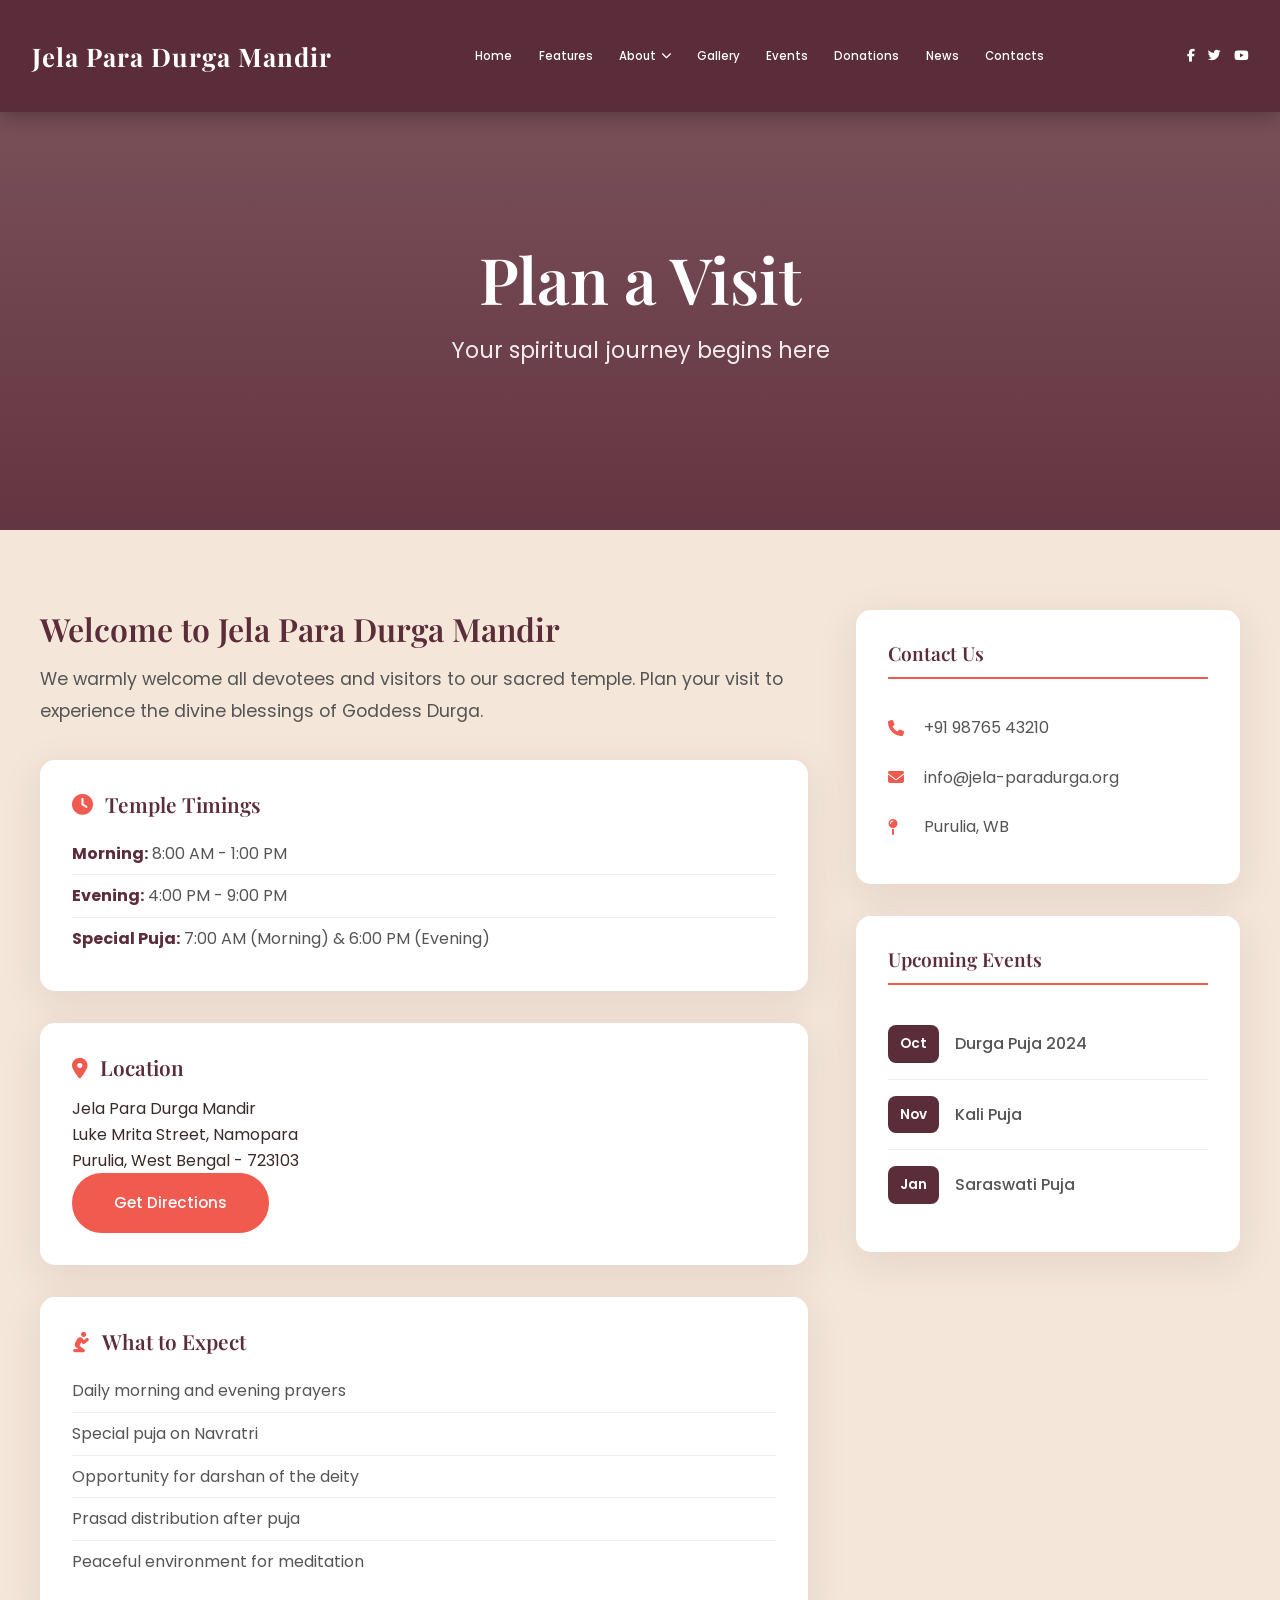
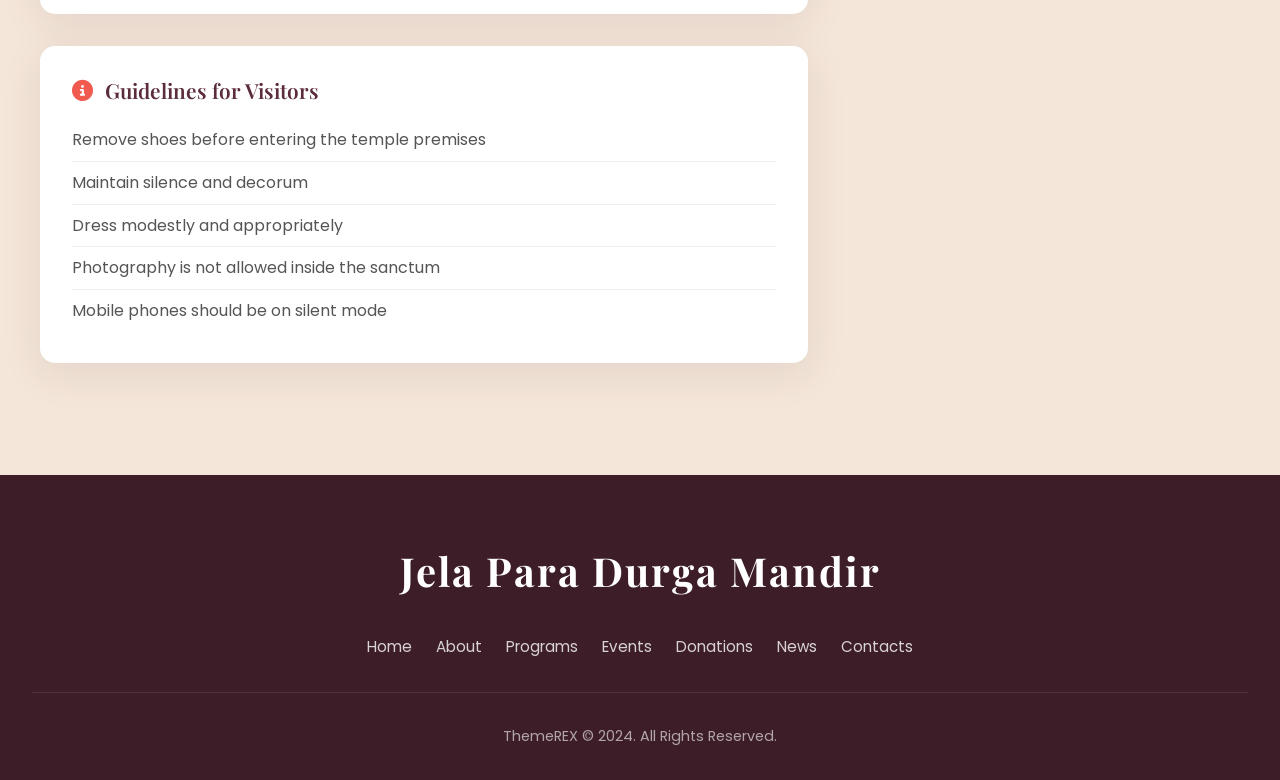
<file: plan-a-visit.html>
<!DOCTYPE html>
<html lang="en">
<head>
    <meta charset="UTF-8">
    <meta name="viewport" content="width=device-width, initial-scale=1.0">
    <title>Plan a Visit - Jela Para Durga Mandir</title>
    <link rel="preconnect" href="https://fonts.googleapis.com">
    <link rel="preconnect" href="https://fonts.gstatic.com" crossorigin>
    <link href="https://fonts.googleapis.com/css2?family=Playfair+Display:wght@400;500;600;700&family=Poppins:wght@300;400;500;600&display=swap" rel="stylesheet">
    <link rel="stylesheet" href="styles.css">
    <link rel="stylesheet" href="page-styles.css">
    <link rel="stylesheet" href="https://cdnjs.cloudflare.com/ajax/libs/font-awesome/6.4.0/css/all.min.css">
</head>
<body>
    <!-- Navigation -->
    <nav class="navbar" id="navbar">
        <div class="nav-container">
            <div class="nav-logo">Jela Para Durga Mandir</div>
            <ul class="nav-menu" id="nav-menu">
                <li><a href="index.html#home">Home</a></li>
                <li><a href="index.html#programs">Features</a></li>
                <li class="dropdown">
                    <a href="index.html#experience" class="dropbtn">About <i class="fas fa-chevron-down"></i></a>
                    <div class="dropdown-content">
                        <a href="plan-a-visit.html">Plan a Visit</a>
                        <a href="leaderships.html">Leaderships</a>
                        <a href="who-we-are.html">Who We Are</a>
                        <a href="programme.html">Programme</a>
                    </div>
                </li>
                <li><a href="index.html#gallery">Gallery</a></li>
                <li><a href="index.html#donation">Events</a></li>
                <li><a href="index.html#donation">Donations</a></li>
                <li><a href="index.html#blog">News</a></li>
                <li><a href="index.html#newsletter">Contacts</a></li>
            </ul>
            <div class="nav-social">
                <a href="#"><i class="fab fa-facebook-f"></i></a>
                <a href="#"><i class="fab fa-twitter"></i></a>
                <a href="#"><i class="fab fa-youtube"></i></a>
            </div>
            <div class="hamburger" id="hamburger">
                <span></span>
                <span></span>
                <span></span>
            </div>
        </div>
    </nav>

    <!-- Page Header -->
    <section class="page-header">
        <div class="page-header-overlay"></div>
        <div class="page-header-content">
            <h1>Plan a Visit</h1>
            <p>Your spiritual journey begins here</p>
        </div>
    </section>

    <!-- Main Content -->
    <section class="page-content">
        <div class="container">
            <div class="content-grid">
                <div class="content-main">
                    <h2>Welcome to Jela Para Durga Mandir</h2>
                    <p>We warmly welcome all devotees and visitors to our sacred temple. Plan your visit to experience the divine blessings of Goddess Durga.</p>
                    
                    <div class="info-card">
                        <h3><i class="fas fa-clock"></i> Temple Timings</h3>
                        <ul>
                            <li><strong>Morning:</strong> 8:00 AM - 1:00 PM</li>
                            <li><strong>Evening:</strong> 4:00 PM - 9:00 PM</li>
                            <li><strong>Special Puja:</strong> 7:00 AM (Morning) & 6:00 PM (Evening)</li>
                        </ul>
                    </div>

                    <div class="info-card">
                        <h3><i class="fas fa-map-marker-alt"></i> Location</h3>
                        <p>Jela Para Durga Mandir<br>
                        Luke Mrita Street, Namopara<br>
                        Purulia, West Bengal - 723103</p>
                        <a href="#" class="btn btn-primary">Get Directions</a>
                    </div>

                    <div class="info-card">
                        <h3><i class="fas fa-pray"></i> What to Expect</h3>
                        <ul>
                            <li>Daily morning and evening prayers</li>
                            <li>Special puja on Navratri</li>
                            <li>Opportunity for darshan of the deity</li>
                            <li> Prasad distribution after puja</li>
                            <li>Peaceful environment for meditation</li>
                        </ul>
                    </div>

                    <div class="info-card">
                        <h3><i class="fas fa-info-circle"></i> Guidelines for Visitors</h3>
                        <ul>
                            <li>Remove shoes before entering the temple premises</li>
                            <li>Maintain silence and decorum</li>
                            <li>Dress modestly and appropriately</li>
                            <li>Photography is not allowed inside the sanctum</li>
                            <li>Mobile phones should be on silent mode</li>
                        </ul>
                    </div>
                </div>

                <div class="content-sidebar">
                    <div class="sidebar-widget">
                        <h3>Contact Us</h3>
                        <ul class="contact-list">
                            <li><i class="fas fa-phone"></i> +91 98765 43210</li>
                            <li><i class="fas fa-envelope"></i> info@jela-paradurga.org</li>
                            <li><i class="fas fa-map-pin"></i> Purulia, WB</li>
                        </ul>
                    </div>

                    <div class="sidebar-widget">
                        <h3>Upcoming Events</h3>
                        <ul class="events-list">
                            <li>
                                <span class="event-date">Oct</span>
                                <span class="event-name">Durga Puja 2024</span>
                            </li>
                            <li>
                                <span class="event-date">Nov</span>
                                <span class="event-name">Kali Puja</span>
                            </li>
                            <li>
                                <span class="event-date">Jan</span>
                                <span class="event-name">Saraswati Puja</span>
                            </li>
                        </ul>
                    </div>
                </div>
            </div>
        </div>
    </section>

    <!-- Footer -->
    <footer class="footer">
        <div class="footer-logo">Jela Para Durga Mandir</div>
        <nav class="footer-nav">
            <a href="index.html#home">Home</a>
            <a href="index.html#experience">About</a>
            <a href="index.html#programs">Programs</a>
            <a href="index.html#donation">Events</a>
            <a href="index.html#donation">Donations</a>
            <a href="index.html#blog">News</a>
            <a href="index.html#newsletter">Contacts</a>
        </nav>
        <div class="footer-copyright">
            ThemeREX © 2024. All Rights Reserved.
        </div>
    </footer>

    <script src="script.js"></script>
</body>
</html>
</file>
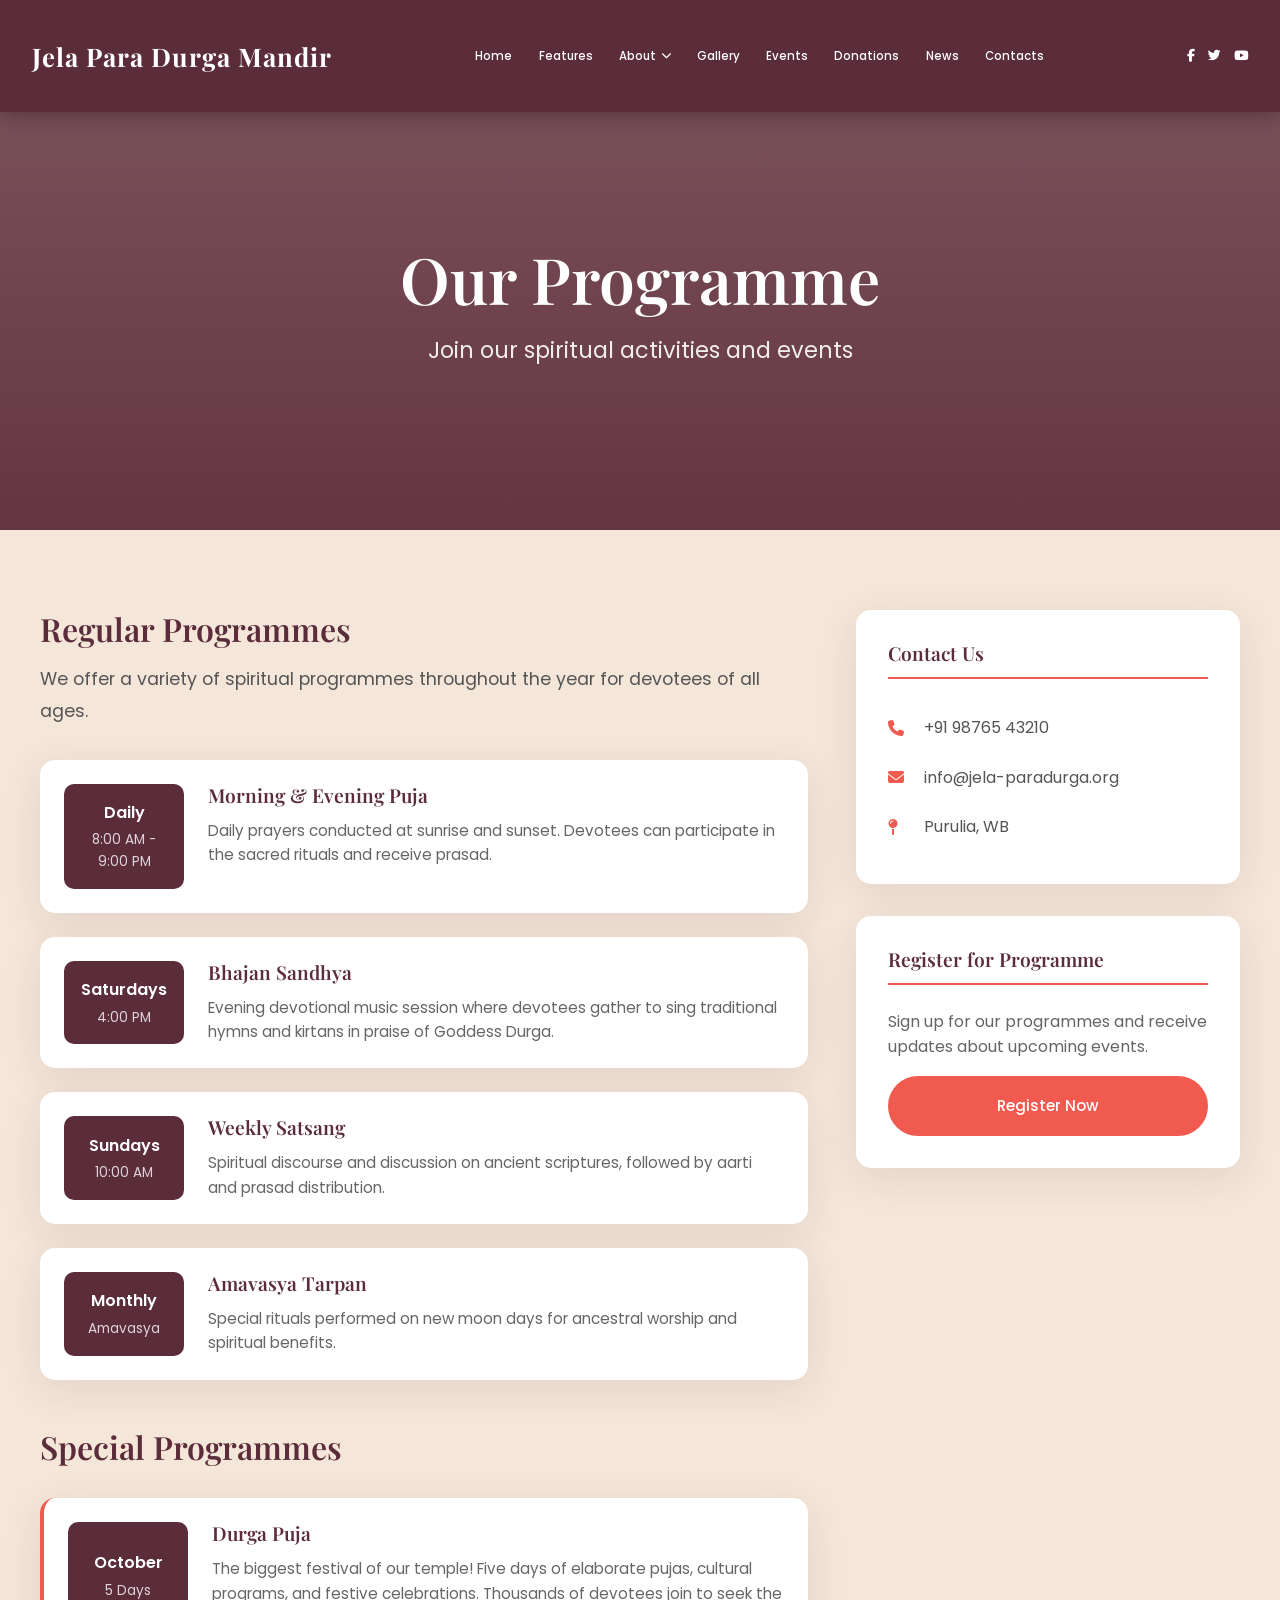
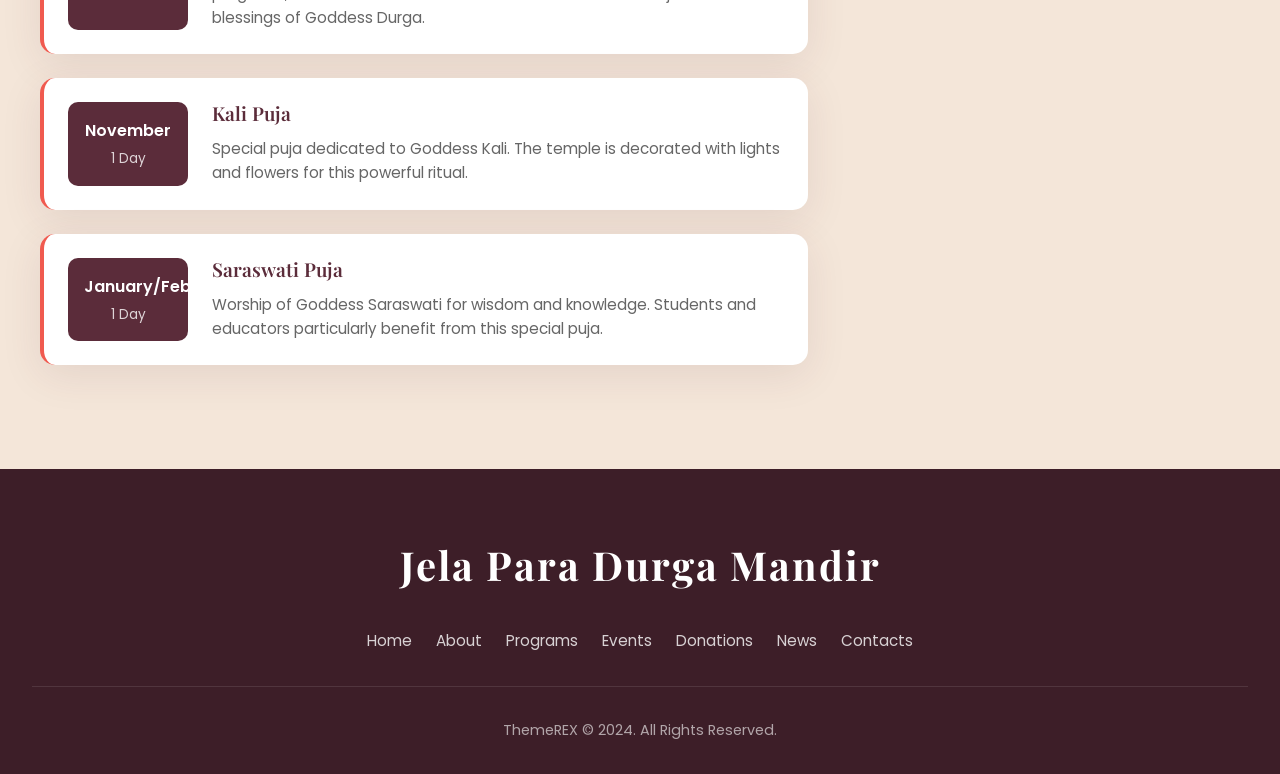
<file: programme.html>
<!DOCTYPE html>
<html lang="en">
<head>
    <meta charset="UTF-8">
    <meta name="viewport" content="width=device-width, initial-scale=1.0">
    <title>Programme - Jela Para Durga Mandir</title>
    <link rel="preconnect" href="https://fonts.googleapis.com">
    <link rel="preconnect" href="https://fonts.gstatic.com" crossorigin>
    <link href="https://fonts.googleapis.com/css2?family=Playfair+Display:wght@400;500;600;700&family=Poppins:wght@300;400;500;600&display=swap" rel="stylesheet">
    <link rel="stylesheet" href="styles.css">
    <link rel="stylesheet" href="page-styles.css">
    <link rel="stylesheet" href="https://cdnjs.cloudflare.com/ajax/libs/font-awesome/6.4.0/css/all.min.css">
</head>
<body>
    <!-- Navigation -->
    <nav class="navbar" id="navbar">
        <div class="nav-container">
            <div class="nav-logo">Jela Para Durga Mandir</div>
            <ul class="nav-menu" id="nav-menu">
                <li><a href="index.html#home">Home</a></li>
                <li><a href="index.html#programs">Features</a></li>
                <li class="dropdown">
                    <a href="index.html#experience" class="dropbtn">About <i class="fas fa-chevron-down"></i></a>
                    <div class="dropdown-content">
                        <a href="plan-a-visit.html">Plan a Visit</a>
                        <a href="leaderships.html">Leaderships</a>
                        <a href="who-we-are.html">Who We Are</a>
                        <a href="programme.html">Programme</a>
                    </div>
                </li>
                <li><a href="index.html#gallery">Gallery</a></li>
                <li><a href="index.html#donation">Events</a></li>
                <li><a href="index.html#donation">Donations</a></li>
                <li><a href="index.html#blog">News</a></li>
                <li><a href="index.html#newsletter">Contacts</a></li>
            </ul>
            <div class="nav-social">
                <a href="#"><i class="fab fa-facebook-f"></i></a>
                <a href="#"><i class="fab fa-twitter"></i></a>
                <a href="#"><i class="fab fa-youtube"></i></a>
            </div>
            <div class="hamburger" id="hamburger">
                <span></span>
                <span></span>
                <span></span>
            </div>
        </div>
    </nav>

    <!-- Page Header -->
    <section class="page-header">
        <div class="page-header-overlay"></div>
        <div class="page-header-content">
            <h1>Our Programme</h1>
            <p>Join our spiritual activities and events</p>
        </div>
    </section>

    <!-- Main Content -->
    <section class="page-content">
        <div class="container">
            <div class="content-grid">
                <div class="content-main">
                    <h2>Regular Programmes</h2>
                    <p>We offer a variety of spiritual programmes throughout the year for devotees of all ages.</p>
                    
                    <div class="program-list">
                        <div class="program-item">
                            <div class="program-time">
                                <span class="time-label">Daily</span>
                                <span class="time-detail">8:00 AM - 9:00 PM</span>
                            </div>
                            <div class="program-details">
                                <h3>Morning & Evening Puja</h3>
                                <p>Daily prayers conducted at sunrise and sunset. Devotees can participate in the sacred rituals and receive prasad.</p>
                            </div>
                        </div>

                        <div class="program-item">
                            <div class="program-time">
                                <span class="time-label">Saturdays</span>
                                <span class="time-detail">4:00 PM</span>
                            </div>
                            <div class="program-details">
                                <h3>Bhajan Sandhya</h3>
                                <p>Evening devotional music session where devotees gather to sing traditional hymns and kirtans in praise of Goddess Durga.</p>
                            </div>
                        </div>

                        <div class="program-item">
                            <div class="program-time">
                                <span class="time-label">Sundays</span>
                                <span class="time-detail">10:00 AM</span>
                            </div>
                            <div class="program-details">
                                <h3>Weekly Satsang</h3>
                                <p>Spiritual discourse and discussion on ancient scriptures, followed by aarti and prasad distribution.</p>
                            </div>
                        </div>

                        <div class="program-item">
                            <div class="program-time">
                                <span class="time-label">Monthly</span>
                                <span class="time-detail">Amavasya</span>
                            </div>
                            <div class="program-details">
                                <h3>Amavasya Tarpan</h3>
                                <p>Special rituals performed on new moon days for ancestral worship and spiritual benefits.</p>
                            </div>
                        </div>
                    </div>

                    <h2 style="margin-top: 3rem;">Special Programmes</h2>
                    
                    <div class="program-list">
                        <div class="program-item featured">
                            <div class="program-time">
                                <span class="time-label">October</span>
                                <span class="time-detail">5 Days</span>
                            </div>
                            <div class="program-details">
                                <h3>Durga Puja</h3>
                                <p>The biggest festival of our temple! Five days of elaborate pujas, cultural programs, and festive celebrations. Thousands of devotees join to seek the blessings of Goddess Durga.</p>
                            </div>
                        </div>

                        <div class="program-item featured">
                            <div class="program-time">
                                <span class="time-label">November</span>
                                <span class="time-detail">1 Day</span>
                            </div>
                            <div class="program-details">
                                <h3>Kali Puja</h3>
                                <p>Special puja dedicated to Goddess Kali. The temple is decorated with lights and flowers for this powerful ritual.</p>
                            </div>
                        </div>

                        <div class="program-item featured">
                            <div class="program-time">
                                <span class="time-label">January/Feb</span>
                                <span class="time-detail">1 Day</span>
                            </div>
                            <div class="program-details">
                                <h3>Saraswati Puja</h3>
                                <p>Worship of Goddess Saraswati for wisdom and knowledge. Students and educators particularly benefit from this special puja.</p>
                            </div>
                        </div>
                    </div>
                </div>

                <div class="content-sidebar">
                    <div class="sidebar-widget">
                        <h3>Contact Us</h3>
                        <ul class="contact-list">
                            <li><i class="fas fa-phone"></i> +91 98765 43210</li>
                            <li><i class="fas fa-envelope"></i> info@jela-paradurga.org</li>
                            <li><i class="fas fa-map-pin"></i> Purulia, WB</li>
                        </ul>
                    </div>

                    <div class="sidebar-widget">
                        <h3>Register for Programme</h3>
                        <p style="color: #666; margin-bottom: 1rem;">Sign up for our programmes and receive updates about upcoming events.</p>
                        <a href="index.html#newsletter" class="btn btn-primary" style="width: 100%; text-align: center;">Register Now</a>
                    </div>
                </div>
            </div>
        </div>
    </section>

    <!-- Footer -->
    <footer class="footer">
        <div class="footer-logo">Jela Para Durga Mandir</div>
        <nav class="footer-nav">
            <a href="index.html#home">Home</a>
            <a href="index.html#experience">About</a>
            <a href="index.html#programs">Programs</a>
            <a href="index.html#donation">Events</a>
            <a href="index.html#donation">Donations</a>
            <a href="index.html#blog">News</a>
            <a href="index.html#newsletter">Contacts</a>
        </nav>
        <div class="footer-copyright">
            ThemeREX © 2024. All Rights Reserved.
        </div>
    </footer>

    <script src="script.js"></script>
</body>
</html>
</file>
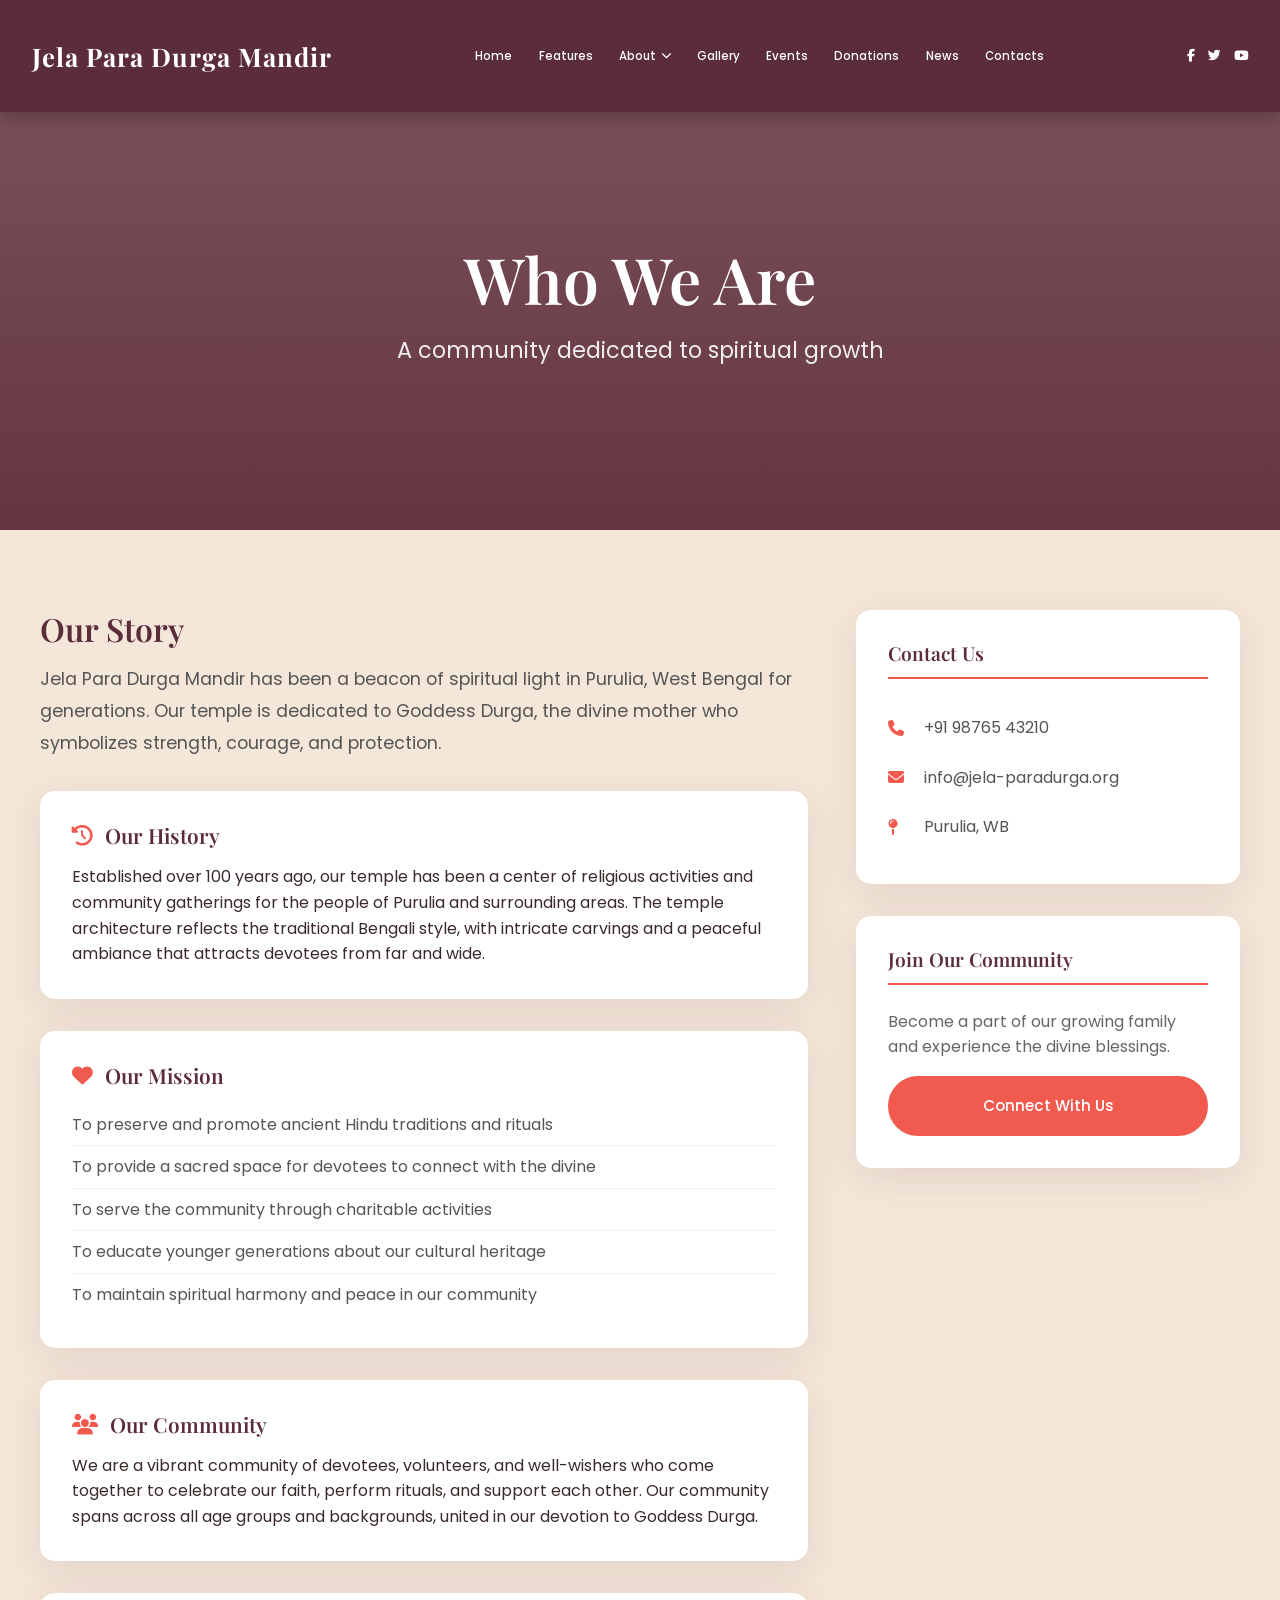
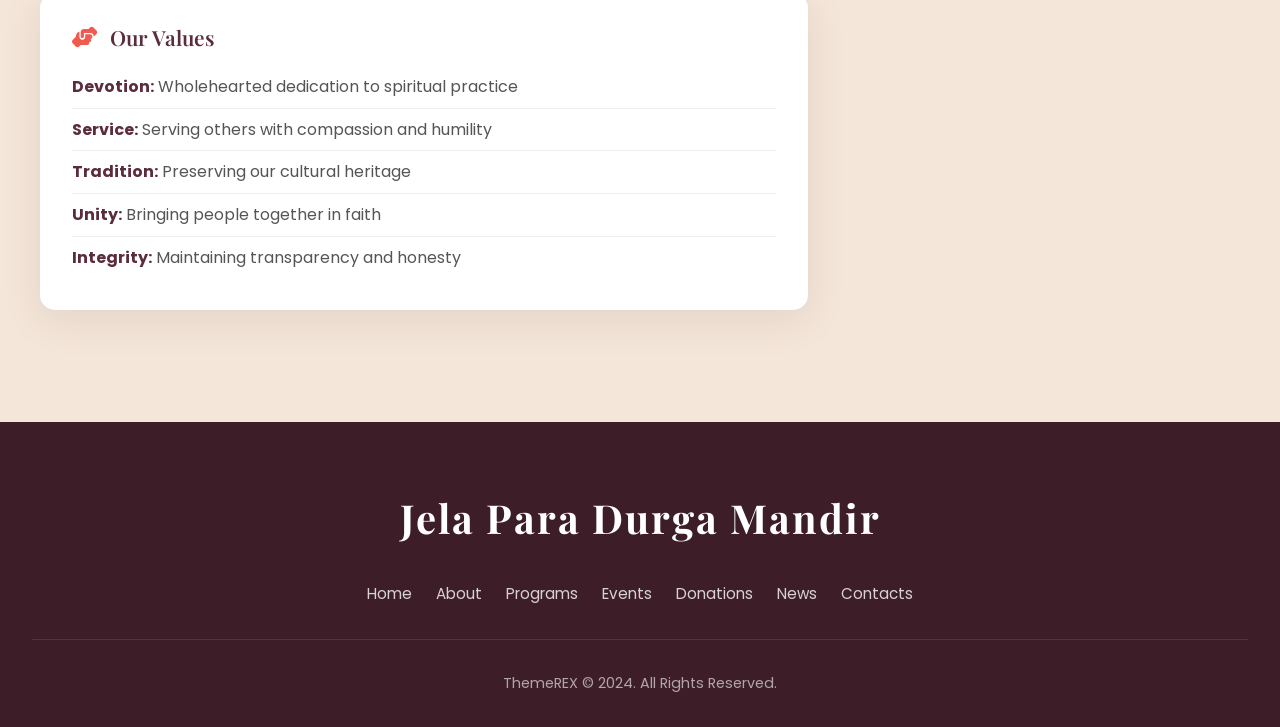
<file: who-we-are.html>
<!DOCTYPE html>
<html lang="en">
<head>
    <meta charset="UTF-8">
    <meta name="viewport" content="width=device-width, initial-scale=1.0">
    <title>Who We Are - Jela Para Durga Mandir</title>
    <link rel="preconnect" href="https://fonts.googleapis.com">
    <link rel="preconnect" href="https://fonts.gstatic.com" crossorigin>
    <link href="https://fonts.googleapis.com/css2?family=Playfair+Display:wght@400;500;600;700&family=Poppins:wght@300;400;500;600&display=swap" rel="stylesheet">
    <link rel="stylesheet" href="styles.css">
    <link rel="stylesheet" href="page-styles.css">
    <link rel="stylesheet" href="https://cdnjs.cloudflare.com/ajax/libs/font-awesome/6.4.0/css/all.min.css">
</head>
<body>
    <!-- Navigation -->
    <nav class="navbar" id="navbar">
        <div class="nav-container">
            <div class="nav-logo">Jela Para Durga Mandir</div>
            <ul class="nav-menu" id="nav-menu">
                <li><a href="index.html#home">Home</a></li>
                <li><a href="index.html#programs">Features</a></li>
                <li class="dropdown">
                    <a href="index.html#experience" class="dropbtn">About <i class="fas fa-chevron-down"></i></a>
                    <div class="dropdown-content">
                        <a href="plan-a-visit.html">Plan a Visit</a>
                        <a href="leaderships.html">Leaderships</a>
                        <a href="who-we-are.html">Who We Are</a>
                        <a href="programme.html">Programme</a>
                    </div>
                </li>
                <li><a href="index.html#gallery">Gallery</a></li>
                <li><a href="index.html#donation">Events</a></li>
                <li><a href="index.html#donation">Donations</a></li>
                <li><a href="index.html#blog">News</a></li>
                <li><a href="index.html#newsletter">Contacts</a></li>
            </ul>
            <div class="nav-social">
                <a href="#"><i class="fab fa-facebook-f"></i></a>
                <a href="#"><i class="fab fa-twitter"></i></a>
                <a href="#"><i class="fab fa-youtube"></i></a>
            </div>
            <div class="hamburger" id="hamburger">
                <span></span>
                <span></span>
                <span></span>
            </div>
        </div>
    </nav>

    <!-- Page Header -->
    <section class="page-header">
        <div class="page-header-overlay"></div>
        <div class="page-header-content">
            <h1>Who We Are</h1>
            <p>A community dedicated to spiritual growth</p>
        </div>
    </section>

    <!-- Main Content -->
    <section class="page-content">
        <div class="container">
            <div class="content-grid">
                <div class="content-main">
                    <h2>Our Story</h2>
                    <p>Jela Para Durga Mandir has been a beacon of spiritual light in Purulia, West Bengal for generations. Our temple is dedicated to Goddess Durga, the divine mother who symbolizes strength, courage, and protection.</p>
                    
                    <div class="info-card">
                        <h3><i class="fas fa-history"></i> Our History</h3>
                        <p>Established over 100 years ago, our temple has been a center of religious activities and community gatherings for the people of Purulia and surrounding areas. The temple architecture reflects the traditional Bengali style, with intricate carvings and a peaceful ambiance that attracts devotees from far and wide.</p>
                    </div>

                    <div class="info-card">
                        <h3><i class="fas fa-heart"></i> Our Mission</h3>
                        <ul>
                            <li>To preserve and promote ancient Hindu traditions and rituals</li>
                            <li>To provide a sacred space for devotees to connect with the divine</li>
                            <li>To serve the community through charitable activities</li>
                            <li>To educate younger generations about our cultural heritage</li>
                            <li>To maintain spiritual harmony and peace in our community</li>
                        </ul>
                    </div>

                    <div class="info-card">
                        <h3><i class="fas fa-users"></i> Our Community</h3>
                        <p>We are a vibrant community of devotees, volunteers, and well-wishers who come together to celebrate our faith, perform rituals, and support each other. Our community spans across all age groups and backgrounds, united in our devotion to Goddess Durga.</p>
                    </div>

                    <div class="info-card">
                        <h3><i class="fas fa-hands-helping"></i> Our Values</h3>
                        <ul>
                            <li><strong>Devotion:</strong> Wholehearted dedication to spiritual practice</li>
                            <li><strong>Service:</strong> Serving others with compassion and humility</li>
                            <li><strong>Tradition:</strong> Preserving our cultural heritage</li>
                            <li><strong>Unity:</strong> Bringing people together in faith</li>
                            <li><strong>Integrity:</strong> Maintaining transparency and honesty</li>
                        </ul>
                    </div>
                </div>

                <div class="content-sidebar">
                    <div class="sidebar-widget">
                        <h3>Contact Us</h3>
                        <ul class="contact-list">
                            <li><i class="fas fa-phone"></i> +91 98765 43210</li>
                            <li><i class="fas fa-envelope"></i> info@jela-paradurga.org</li>
                            <li><i class="fas fa-map-pin"></i> Purulia, WB</li>
                        </ul>
                    </div>

                    <div class="sidebar-widget">
                        <h3>Join Our Community</h3>
                        <p style="color: #666; margin-bottom: 1rem;">Become a part of our growing family and experience the divine blessings.</p>
                        <a href="#" class="btn btn-primary" style="width: 100%; text-align: center;">Connect With Us</a>
                    </div>
                </div>
            </div>
        </div>
    </section>

    <!-- Footer -->
    <footer class="footer">
        <div class="footer-logo">Jela Para Durga Mandir</div>
        <nav class="footer-nav">
            <a href="index.html#home">Home</a>
            <a href="index.html#experience">About</a>
            <a href="index.html#programs">Programs</a>
            <a href="index.html#donation">Events</a>
            <a href="index.html#donation">Donations</a>
            <a href="index.html#blog">News</a>
            <a href="index.html#newsletter">Contacts</a>
        </nav>
        <div class="footer-copyright">
            ThemeREX © 2024. All Rights Reserved.
        </div>
    </footer>

    <script src="script.js"></script>
</body>
</html>
</file>
<file: styles.css>
/* CSS Variables */
:root {
    --bg-beige: #F4E6D9;
    --deep-purple: #5B2C3A;
    --soft-purple: #7a3f50;
    --accent-orange: #F05A4F;
    --text-dark: #3A2A2A;
    --text-light: #ffffff;
    --gradient-overlay: linear-gradient(180deg, rgba(92,44,58,0.7), rgba(92,44,58,0.95));
    --shadow-soft: 0 10px 40px rgba(91, 44, 58, 0.1);
    --shadow-hover: 0 20px 60px rgba(91, 44, 58, 0.2);
    --transition: all 0.3s ease;
    --font-heading: 'Playfair Display', Georgia, serif;
    --font-body: 'Poppins', sans-serif;
}

/* Reset & Base */
*, *::before, *::after {
    margin: 0;
    padding: 0;
    box-sizing: border-box;
}

html {
    scroll-behavior: smooth;
}

body {
    font-family: var(--font-body);
    color: var(--text-dark);
    background-color: var(--bg-beige);
    line-height: 1.6;
    overflow-x: hidden;
}

a {
    text-decoration: none;
    color: inherit;
}

ul {
    list-style: none;
}

img {
    max-width: 100%;
    height: auto;
    display: block;
}

/* Typography */
h1, h2, h3 {
    font-family: var(--font-heading);
    font-weight: 600;
    line-height: 1.2;
}

.section-label {
    font-family: var(--font-body);
    font-size: 0.85rem;
    font-weight: 600;
    letter-spacing: 3px;
    text-transform: uppercase;
    color: var(--accent-orange);
    display: block;
    margin-bottom: 1rem;
}

.section-title {
    font-size: clamp(1.8rem, 4vw, 3rem);
    color: var(--deep-purple);
    margin-bottom: 3rem;
}

.section-header {
    text-align: center;
    margin-bottom: 4rem;
}

/* Buttons */
.btn {
    display: inline-block;
    padding: 1rem 2.5rem;
    font-family: var(--font-body);
    font-size: 0.95rem;
    font-weight: 500;
    border-radius: 50px;
    cursor: pointer;
    transition: var(--transition);
    border: 2px solid transparent;
}

.btn-primary {
    background: var(--accent-orange);
    color: var(--text-light);
    border-color: var(--accent-orange);
}

.btn-primary:hover {
    background: transparent;
    color: var(--accent-orange);
    transform: translateY(-3px);
}

.btn-outline {
    display: inline-block;
    background: transparent;
    color: var(--deep-purple);
    border: 2px solid var(--deep-purple);
    padding: 0.75rem 1.5rem;
    font-family: var(--font-body);
    font-size: 0.9rem;
    font-weight: 500;
    border-radius: 50px;
    cursor: pointer;
    transition: var(--transition);
    text-align: center;
}

.btn-outline:hover {
    background: var(--deep-purple);
    color: var(--text-light);
    transform: translateY(-3px);
}

.btn-outline-light {
    background: transparent;
    color: var(--text-light);
    border-color: var(--text-light);
    padding: 0.75rem 1.5rem;
    font-size: 0.85rem;
}

.btn-outline-light:hover {
    background: var(--text-light);
    color: var(--deep-purple);
}

.btn-donate {
    background: var(--accent-orange);
    color: var(--text-light);
    border: none;
    width: 100%;
    padding: 1.25rem;
    font-size: 1.1rem;
    font-weight: 600;
    margin-top: 1rem;
}

.btn-donate:hover {
    background: #d94a3f;
    transform: translateY(-3px);
}

/* Navbar */
.navbar {
    position: fixed;
    top: 0;
    left: 0;
    width: 100%;
    z-index: 1000;
    padding: 1.5rem 0;
    transition: all 0.3s ease;
    background: transparent;
}

.navbar.scrolled {
    background: var(--deep-purple);
    padding: 1rem 0;
    box-shadow: 0 4px 20px rgba(0, 0, 0, 0.3);
}

/* Inner pages always have scrolled navbar */
body:not(.home-page) .navbar {
    background: var(--deep-purple);
    padding: 1rem 0;
    box-shadow: 0 4px 20px rgba(0, 0, 0, 0.3);
}

.nav-container {
    max-width: 1400px;
    margin: 0 auto;
    padding: 0 2rem;
    display: flex;
    align-items: center;
    justify-content: space-between;
    position: relative;
    height: 80px;
}

.nav-logo {
    font-family: var(--font-heading);
    font-size: clamp(1rem, 2vw, 1.6rem);
    font-weight: 700;
    color: var(--text-light);
    letter-spacing: 1px;
    flex-shrink: 0;
    z-index: 10;
    padding-right: 1rem;
}

.nav-menu {
    display: flex;
    align-items: center;
    gap: clamp(0.3rem, 0.8vw, 1rem);
    position: relative;
}

.nav-menu > li {
    position: relative;
}

.nav-menu a {
    color: var(--text-light);
    font-size: clamp(0.65rem, 0.9vw, 0.85rem);
    font-weight: 500;
    position: relative;
    transition: var(--transition);
    white-space: nowrap;
    padding: 0.5rem;
    display: block;
}

.nav-menu a::after {
    content: '';
    position: absolute;
    bottom: 0;
    left: 0;
    width: 0;
    height: 2px;
    background: var(--accent-orange);
    transition: var(--transition);
}

.nav-menu a:hover::after {
    width: 100%;
}

.nav-social {
    display: flex;
    align-items: center;
    gap: clamp(0.3rem, 0.6vw, 0.8rem);
    flex-shrink: 0;
    z-index: 10;
    padding-left: 1rem;
}

.nav-social a {
    color: var(--text-light);
    font-size: clamp(0.8rem, 1vw, 0.95rem);
    transition: var(--transition);
}

.nav-social a:hover {
    color: var(--accent-orange);
}

/* Dropdown Menu */
.dropdown {
    position: relative;
}

.dropdown > a {
    display: flex !important;
    align-items: center;
    gap: 0.3rem;
}

.dropdown > a i {
    font-size: 0.65rem;
    transition: transform 0.3s ease;
}

.dropdown.dropdown-open > a i {
    transform: rotate(180deg);
}

.dropdown-content {
    display: none;
    position: absolute;
    top: calc(100% + 5px);
    left: 50%;
    transform: translateX(-50%);
    background: var(--deep-purple);
    min-width: 200px;
    box-shadow: 0 8px 20px rgba(0, 0, 0, 0.3);
    border-radius: 10px;
    overflow: hidden;
    z-index: 1000;
    padding: 0.5rem 0;
    opacity: 0;
    visibility: hidden;
    transition: all 0.3s ease;
}

.dropdown.dropdown-open .dropdown-content {
    display: block;
    opacity: 1;
    visibility: visible;
}

/* Prevent gap between dropdown trigger and content */
.dropdown::after {
    content: '';
    position: absolute;
    top: 100%;
    left: 0;
    width: 100%;
    height: 25px;
    background: transparent;
    pointer-events: none;
}

.dropdown-content a {
    display: block;
    padding: 0.75rem 1.25rem;
    color: var(--text-light);
    font-size: 0.9rem;
    transition: all 0.2s ease;
    text-align: left;
    border-bottom: 1px solid rgba(255, 255, 255, 0.1);
}

.dropdown-content a:last-child {
    border-bottom: none;
}

.dropdown-content a:hover {
    background: var(--accent-orange);
    padding-left: 1.5rem;
}

.dropdown:hover .dropbtn {
    color: var(--accent-orange);
}

.nav-social {
    display: flex;
    gap: clamp(0.5rem, 1vw, 1rem);
    flex-shrink: 0;
    z-index: 10;
}

.nav-social a {
    color: var(--text-light);
    font-size: clamp(0.8rem, 1vw, 1rem);
    transition: var(--transition);
}

.nav-social a:hover {
    color: var(--accent-orange);
    transform: translateY(-2px);
}

.hamburger {
    display: none;
    flex-direction: column;
    gap: 5px;
    cursor: pointer;
    z-index: 1002;
    padding: 5px;
}

.hamburger span {
    width: 25px;
    height: 3px;
    background: #ffffff;
    transition: var(--transition);
    border-radius: 2px;
}

/* Hero Section */
.hero {
    position: relative;
    height: 100vh;
    min-height: 700px;
    overflow: hidden;
}

.hero-slider {
    position: absolute;
    top: 0;
    left: 0;
    width: 100%;
    height: 100%;
}

.hero-slide {
    position: absolute;
    top: 0;
    left: 0;
    width: 100%;
    height: 100%;
    background-size: cover;
    background-position: center;
    opacity: 0;
    transition: opacity 1s ease;
}

.hero-slide.active {
    opacity: 1;
}

.hero-overlay {
    position: absolute;
    top: 0;
    left: 0;
    width: 100%;
    height: 100%;
    background: var(--gradient-overlay);
}

.hero-content {
    position: absolute;
    top: 50%;
    left: 50%;
    transform: translate(-50%, -50%);
    text-align: center;
    color: var(--text-light);
    z-index: 10;
    padding: 0 2rem;
}

.hero-content h1 {
    font-size: clamp(2.5rem, 6vw, 4.5rem);
    margin-bottom: 1.5rem;
    opacity: 0;
    transform: translateY(30px);
    animation: fadeInUp 1s ease forwards;
    animation-delay: 0.3s;
}

.hero-content p {
    font-size: clamp(1rem, 2vw, 1.4rem);
    font-weight: 300;
    opacity: 0;
    transform: translateY(30px);
    animation: fadeInUp 1s ease forwards;
    animation-delay: 0.6s;
}

@keyframes fadeInUp {
    to {
        opacity: 1;
        transform: translateY(0);
    }
}

.hero-arrow {
    position: absolute;
    top: 50%;
    transform: translateY(-50%);
    background: rgba(255, 255, 255, 0.15);
    border: none;
    color: var(--text-light);
    width: 60px;
    height: 60px;
    border-radius: 50%;
    cursor: pointer;
    font-size: 1.2rem;
    transition: var(--transition);
    z-index: 20;
    backdrop-filter: blur(5px);
}

.hero-arrow:hover {
    background: var(--accent-orange);
    transform: translateY(-50%) scale(1.1);
}

.hero-prev {
    left: 2rem;
}

.hero-next {
    right: 2rem;
}

.hero-indicators {
    position: absolute;
    bottom: 2rem;
    left: 50%;
    transform: translateX(-50%);
    display: flex;
    gap: 0.75rem;
    z-index: 20;
}

.hero-indicator {
    width: 12px;
    height: 12px;
    border-radius: 50%;
    background: rgba(255, 255, 255, 0.4);
    border: 2px solid rgba(255, 255, 255, 0.6);
    cursor: pointer;
    transition: all 0.3s ease;
}

.hero-indicator:hover,
.hero-indicator.active {
    background: var(--accent-orange);
    border-color: var(--accent-orange);
    transform: scale(1.2);
}

/* Programs Section */
.programs {
    padding: 6rem 2rem;
    background: var(--bg-beige);
}

.programs-grid {
    display: grid;
    grid-template-columns: repeat(auto-fit, minmax(320px, 1fr));
    gap: 2.5rem;
    max-width: 1200px;
    margin: 0 auto;
}

.program-card {
    background: var(--text-light);
    border-radius: 20px;
    overflow: hidden;
    box-shadow: var(--shadow-soft);
    transition: var(--transition);
}

.program-card:hover {
    transform: translateY(-10px);
    box-shadow: var(--shadow-hover);
}

.program-image {
    height: 250px;
    overflow: hidden;
}

.program-image img {
    width: 100%;
    height: 100%;
    object-fit: cover;
    transition: var(--transition);
}

.program-card:hover .program-image img {
    transform: scale(1.1);
}

.program-content {
    padding: 2rem;
    text-align: center;
}

.program-content h3 {
    font-size: 1.4rem;
    color: var(--deep-purple);
    margin-bottom: 1rem;
}

.program-content p {
    font-size: 0.95rem;
    color: #666;
    margin-bottom: 1.5rem;
    line-height: 1.7;
}

/* Experience Section */
.experience {
    background: linear-gradient(135deg, var(--deep-purple) 0%, var(--soft-purple) 100%);
    padding: 6rem 2rem;
}

.experience-container {
    max-width: 1200px;
    margin: 0 auto;
    display: grid;
    grid-template-columns: 1fr 1.2fr;
    gap: 4rem;
    align-items: center;
}

.experience-image {
    position: relative;
    display: flex;
    justify-content: center;
    align-items: center;
}

.experience-image::before {
    content: '';
    position: absolute;
    top: -20px;
    left: 50%;
    transform: translateX(-50%);
    width: 400px;
    height: 400px;
    border: 3px solid var(--accent-orange);
    border-radius: 50%;
}

.experience-image img {
    width: 380px;
    height: 380px;
    object-fit: cover;
    border-radius: 50%;
    position: relative;
    z-index: 1;
}

.experience-content {
    color: var(--text-light);
}

.experience-content h2 {
    font-size: clamp(1.8rem, 3vw, 2.5rem);
    margin-bottom: 1.5rem;
    line-height: 1.3;
}

.experience-content p {
    font-size: 1rem;
    line-height: 1.8;
    margin-bottom: 2rem;
    opacity: 0.9;
}

.experience-content .btn-primary {
    background: var(--accent-orange);
    border-color: var(--accent-orange);
    color: var(--text-light);
}

.experience-content .btn-primary:hover {
    background: transparent;
    color: var(--text-light);
}

/* Gallery Section */
.gallery {
    padding: 6rem 2rem;
    background: var(--bg-beige);
}

.gallery-grid {
    display: grid;
    grid-template-columns: repeat(4, 1fr);
    grid-template-rows: repeat(2, 250px);
    gap: 1rem;
    max-width: 1200px;
    margin: 0 auto;
}

.gallery-item {
    position: relative;
    overflow: hidden;
    border-radius: 10px;
    cursor: pointer;
}

.gallery-large {
    grid-column: span 2;
    grid-row: span 2;
}

.gallery-item img {
    width: 100%;
    height: 100%;
    object-fit: cover;
    transition: var(--transition);
}

.gallery-overlay {
    position: absolute;
    top: 0;
    left: 0;
    width: 100%;
    height: 100%;
    background: var(--gradient-overlay);
    display: flex;
    align-items: center;
    justify-content: center;
    opacity: 0;
    transition: var(--transition);
}

.gallery-overlay i {
    color: var(--text-light);
    font-size: 2rem;
}

.gallery-item:hover .gallery-overlay {
    opacity: 1;
}

.gallery-item:hover img {
    transform: scale(1.15);
}

/* Donation Section */
.donation {
    padding: 6rem 2rem;
    background: var(--text-light);
}

.donation-container {
    max-width: 1100px;
    margin: 0 auto;
    display: grid;
    grid-template-columns: 1fr 1fr;
    gap: 4rem;
    align-items: start;
}

.donation-content h2 {
    font-size: clamp(1.8rem, 3vw, 2.3rem);
    color: var(--deep-purple);
    margin-bottom: 1.5rem;
}

.donation-content p {
    font-size: 1rem;
    line-height: 1.8;
    color: #555;
}

.donation-widget {
    background: var(--bg-beige);
    padding: 2.5rem;
    border-radius: 20px;
    box-shadow: var(--shadow-soft);
}

.donation-progress {
    margin-bottom: 2rem;
}

.progress-bar {
    height: 12px;
    background: #ddd;
    border-radius: 10px;
    overflow: hidden;
    margin-bottom: 0.75rem;
}

.progress-fill {
    height: 100%;
    background: linear-gradient(90deg, var(--accent-orange), #ff7b6b);
    border-radius: 10px;
    transition: width 1s ease;
}

.progress-text {
    font-size: 0.9rem;
    color: #666;
    font-weight: 500;
}

.donation-amounts {
    display: grid;
    grid-template-columns: repeat(4, 1fr);
    gap: 0.75rem;
    margin-bottom: 1.5rem;
}

.amount-btn {
    padding: 0.75rem;
    background: transparent;
    border: 2px solid var(--deep-purple);
    color: var(--deep-purple);
    font-family: var(--font-body);
    font-weight: 600;
    border-radius: 8px;
    cursor: pointer;
    transition: var(--transition);
}

.amount-btn:hover,
.amount-btn.active {
    background: var(--deep-purple);
    color: var(--text-light);
}

.donation-form input {
    width: 100%;
    padding: 1rem;
    margin-bottom: 1rem;
    border: 2px solid #ddd;
    border-radius: 10px;
    font-family: var(--font-body);
    font-size: 0.95rem;
    transition: var(--transition);
    background: var(--text-light);
}

.donation-form input:focus {
    outline: none;
    border-color: var(--deep-purple);
}

.donation-form .form-row {
    display: grid;
    grid-template-columns: 1fr 1fr;
    gap: 1rem;
}

/* Multi-step Donation Form */
.donation-steps {
    position: relative;
}

.donation-step {
    display: none;
    animation: fadeIn 0.4s ease;
}

.donation-step.active {
    display: block;
}

@keyframes fadeIn {
    from {
        opacity: 0;
        transform: translateX(20px);
    }
    to {
        opacity: 1;
        transform: translateX(0);
    }
}

.donation-step h3 {
    font-family: var(--font-heading);
    font-size: 1.4rem;
    color: var(--deep-purple);
    margin-bottom: 1.5rem;
    text-align: center;
}

.donation-amounts {
    display: grid;
    grid-template-columns: repeat(3, 1fr);
    gap: 0.75rem;
    margin-bottom: 1.5rem;
}

.amount-btn {
    padding: 1rem 0.5rem;
    background: transparent;
    border: 2px solid var(--deep-purple);
    color: var(--deep-purple);
    font-family: var(--font-body);
    font-weight: 600;
    font-size: 1rem;
    border-radius: 10px;
    cursor: pointer;
    transition: var(--transition);
}

.amount-btn:hover,
.amount-btn.active {
    background: var(--deep-purple);
    color: var(--text-light);
    transform: translateY(-2px);
}

.custom-amount-input {
    margin-bottom: 1.5rem;
}

.custom-amount-input input {
    width: 100%;
    padding: 1rem;
    border: 2px solid var(--deep-purple);
    border-radius: 10px;
    font-family: var(--font-body);
    font-size: 1rem;
    background: var(--text-light);
}

.custom-amount-input input:focus {
    outline: none;
    border-color: var(--accent-orange);
}

.btn-group {
    display: flex;
    gap: 1rem;
    margin-top: 1rem;
}

.btn-back {
    flex: 1;
    padding: 1rem;
    background: transparent;
    border: 2px solid var(--deep-purple);
    color: var(--deep-purple);
    border-radius: 10px;
    font-family: var(--font-body);
    font-weight: 600;
    cursor: pointer;
    transition: var(--transition);
}

.btn-back:hover {
    background: var(--deep-purple);
    color: var(--text-light);
}

.donation-form textarea {
    width: 100%;
    padding: 1rem;
    margin-bottom: 1rem;
    border: 2px solid #ddd;
    border-radius: 10px;
    font-family: var(--font-body);
    font-size: 0.95rem;
    transition: var(--transition);
    background: var(--text-light);
    resize: none;
}

.donation-form textarea:focus {
    outline: none;
    border-color: var(--deep-purple);
}

/* QR Code Step */
.qr-code {
    display: flex;
    justify-content: center;
    align-items: center;
    margin: 1.5rem 0;
    padding: 1.5rem;
    background: var(--text-light);
    border-radius: 15px;
    border: 2px dashed var(--deep-purple);
}

.qr-code img {
    max-width: 200px;
    height: auto;
    border-radius: 10px;
}

.donation-summary {
    text-align: center;
    font-size: 1.1rem;
    color: var(--deep-purple);
    font-weight: 600;
    margin-bottom: 1rem;
}

.qr-instruction {
    text-align: center;
    font-size: 0.95rem;
    color: #666;
    margin-bottom: 0.5rem;
}

.qr-note {
    text-align: center;
    font-size: 0.9rem;
    color: #888;
    margin-bottom: 1.5rem;
}

/* Thank You Step */
.thank-you-message {
    text-align: center;
    padding: 2rem 1rem;
}

.thank-you-icon {
    font-size: 4rem;
    margin-bottom: 1rem;
}

.thank-you-message h3 {
    font-family: var(--font-heading);
    font-size: 1.8rem;
    color: var(--deep-purple);
    margin-bottom: 1rem;
}

.thank-you-message p {
    font-size: 1rem;
    color: #666;
    margin-bottom: 0.5rem;
}

.donation-details {
    font-size: 1.2rem !important;
    font-weight: 600;
    color: var(--accent-orange) !important;
    margin: 1rem 0 !important;
}

.donor-name {
    font-size: 1.1rem !important;
    color: var(--deep-purple) !important;
    font-weight: 500;
    margin-bottom: 2rem !important;
}

/* Gita Bani */
.gita-bani {
    background: linear-gradient(135deg, var(--deep-purple) 0%, var(--soft-purple) 100%);
    padding: 1.5rem;
    border-radius: 15px;
    margin-bottom: 2rem;
    text-align: center;
}

.bani-text {
    font-family: var(--font-heading);
    font-size: 1.3rem;
    color: var(--text-light) !important;
    font-style: italic;
    margin-bottom: 0.75rem !important;
}

.bani-meaning {
    font-size: 0.9rem;
    color: rgba(255, 255, 255, 0.8) !important;
    margin-bottom: 0.5rem !important;
}

.bani-benglish {
    font-size: 1rem;
    color: var(--accent-orange) !important;
    font-weight: 600;
    margin-bottom: 0 !important;
}

/* Blog Section */
.blog {
    padding: 6rem 2rem;
    background: var(--bg-beige);
}

.blog-grid {
    display: grid;
    grid-template-columns: repeat(auto-fit, minmax(320px, 1fr));
    gap: 2rem;
    max-width: 1200px;
    margin: 0 auto;
}

.blog-card {
    position: relative;
    border-radius: 20px;
    overflow: hidden;
    height: 400px;
}

.blog-image {
    position: absolute;
    top: 0;
    left: 0;
    width: 100%;
    height: 100%;
}

.blog-image img {
    width: 100%;
    height: 100%;
    object-fit: cover;
    transition: var(--transition);
}

.blog-overlay {
    position: absolute;
    top: 0;
    left: 0;
    width: 100%;
    height: 100%;
    background: var(--gradient-overlay);
}

.blog-card:hover .blog-image img {
    transform: scale(1.1);
}

.blog-content {
    position: absolute;
    bottom: 0;
    left: 0;
    right: 0;
    padding: 2rem;
    color: var(--text-light);
    z-index: 10;
}

.blog-content h3 {
    font-size: 1.3rem;
    margin-bottom: 1rem;
    line-height: 1.4;
}

/* Newsletter Section */
.newsletter {
    padding: 6rem 2rem;
    background: linear-gradient(135deg, var(--deep-purple) 0%, #7a3f50 100%);
}

.newsletter-container {
    max-width: 700px;
    margin: 0 auto;
    text-align: center;
    color: var(--text-light);
}

.newsletter-container h2 {
    font-size: clamp(1.8rem, 4vw, 2.5rem);
    margin-bottom: 1rem;
}

.newsletter-container p {
    font-size: 1rem;
    margin-bottom: 2.5rem;
    opacity: 0.9;
}

.newsletter-form {
    display: flex;
    flex-direction: column;
    gap: 1rem;
}

.newsletter-form input[type="text"],
.newsletter-form input[type="tel"],
.newsletter-form input[type="email"] {
    padding: 1.25rem 1.5rem;
    border: none;
    border-radius: 50px;
    font-family: var(--font-body);
    font-size: 1rem;
    background: rgba(255, 255, 255, 0.15);
    color: var(--text-light);
    transition: var(--transition);
}

.newsletter-form input::placeholder {
    color: rgba(255, 255, 255, 0.7);
}

.newsletter-form input:focus {
    outline: none;
    background: rgba(255, 255, 255, 0.25);
}

.checkbox-wrapper {
    display: flex;
    align-items: center;
    justify-content: center;
    gap: 0.75rem;
    margin: 1rem 0;
}

.checkbox-wrapper input[type="checkbox"] {
    width: 18px;
    height: 18px;
    accent-color: var(--accent-orange);
}

.checkbox-wrapper label {
    font-size: 0.9rem;
    color: rgba(255, 255, 255, 0.8);
}

/* Footer */
.footer {
    background: #3d1e28;
    padding: 4rem 2rem 2rem;
    text-align: center;
}

.footer-logo {
    font-family: var(--font-heading);
    font-size: clamp(1.3rem, 4vw, 2.5rem);
    font-weight: 700;
    color: var(--text-light);
    letter-spacing: 2px;
    margin-bottom: 2rem;
    text-align: center;
}

.footer-nav {
    display: flex;
    flex-wrap: wrap;
    justify-content: center;
    gap: 1.5rem;
    margin-bottom: 2rem;
}

.footer-nav a {
    color: rgba(255, 255, 255, 0.8);
    font-size: 0.95rem;
    transition: var(--transition);
}

.footer-nav a:hover {
    color: var(--accent-orange);
}

.footer-copyright {
    color: rgba(255, 255, 255, 0.6);
    font-size: 0.9rem;
    padding-top: 2rem;
    border-top: 1px solid rgba(255, 255, 255, 0.1);
}

/* Tablet Responsive */
@media (max-width: 1200px) {
    .nav-container {
        padding: 0 1rem;
    }
    
    .nav-menu {
        gap: clamp(0.3rem, 0.8vw, 0.8rem);
        left: 45%;
    }
    
    .nav-menu a {
        font-size: clamp(0.65rem, 0.9vw, 0.8rem);
    }
    
    .nav-social {
        gap: 0.5rem;
    }
}

@media (max-width: 1024px) {
    .nav-container {
        height: 70px;
        position: relative;
    }
    
    .nav-logo {
        font-size: clamp(0.9rem, 2vw, 1.2rem);
        z-index: 1002;
        position: relative;
    }
    
    .nav-menu {
        position: fixed;
        top: 0;
        right: -100%;
        width: 80%;
        max-width: 320px;
        height: 100vh;
        background: linear-gradient(135deg, var(--deep-purple) 0%, #1a0a2e 100%);
        flex-direction: column;
        justify-content: flex-start;
        align-items: center;
        gap: 0;
        transition: right 0.4s cubic-bezier(0.4, 0, 0.2, 1);
        box-shadow: -10px 0 40px rgba(0, 0, 0, 0.5);
        padding-top: 100px;
        left: auto;
        transform: none;
        overflow-y: auto;
        z-index: 1000;
    }

    .nav-menu.active {
        right: 0;
    }

    .nav-menu > li {
        width: 100%;
        text-align: center;
    }

    .nav-menu a {
        font-size: 1.1rem;
        padding: 1rem;
        display: block;
        border-bottom: 1px solid rgba(255, 255, 255, 0.1);
    }

    .hamburger {
        display: flex;
        z-index: 1003;
        position: relative;
    }

    .hamburger.active span:nth-child(1) {
        transform: rotate(45deg) translate(6px, 6px);
    }

    .hamburger.active span:nth-child(2) {
        opacity: 0;
        transform: translateX(-20px);
    }

    .hamburger.active span:nth-child(3) {
        transform: rotate(-45deg) translate(6px, -6px);
    }

    .nav-social {
        display: none;
    }

    /* Mobile Dropdown */
    .dropdown {
        position: static;
        width: 100%;
    }

    .dropdown > a {
        display: flex !important;
        justify-content: center;
        align-items: center;
    }

    .dropdown-content {
        position: static;
        transform: none;
        left: 0;
        background: rgba(0, 0, 0, 0.3);
        box-shadow: none;
        max-height: 0;
        overflow: hidden;
        padding: 0;
        opacity: 1;
        visibility: visible;
        display: block;
        width: 100%;
    }

    .dropdown.active .dropdown-content {
        max-height: 300px;
        padding: 0.5rem 0;
        margin-top: 0.5rem;
    }

    .dropdown-content a {
        text-align: center;
    }

    .dropdown-content a:hover {
        padding-left: 1.25rem;
    }

    .experience-container {
        grid-template-columns: 1fr;
        text-align: center;
    }

    .experience-image {
        order: -1;
        margin-bottom: 2rem;
    }

    .experience-image::before {
        display: none;
    }

    .experience-image img {
        width: 300px;
        height: 300px;
    }

    .donation-container {
        grid-template-columns: 1fr;
    }

    .gallery-grid {
        grid-template-columns: repeat(2, 1fr);
        grid-template-rows: auto;
    }

    .gallery-large {
        grid-column: span 2;
        grid-row: span 1;
        height: 300px;
    }

    .gallery-item {
        height: 200px;
    }
}

@media (max-width: 768px) {
    .nav-container {
        flex-wrap: wrap;
        justify-content: space-between;
    }
    
    .nav-logo {
        font-size: 1rem;
        flex: 1;
        text-align: center;
        order: 0;
    }
    
    .hamburger {
        display: flex !important;
        order: 1;
    }
    
    .hero {
        min-height: 100vh;
    }

    .hero-arrow {
        width: 50px;
        height: 50px;
        font-size: 1.2rem;
        opacity: 0.8;
        z-index: 20;
    }

    .hero-arrow:hover {
        opacity: 1;
        background: var(--accent-orange);
    }

    .hero-prev {
        left: 0.5rem;
    }

    .hero-next {
        right: 0.5rem;
    }

    .hero-content h1 {
        font-size: clamp(1.8rem, 8vw, 3rem);
    }

    .hero-content p {
        font-size: clamp(0.9rem, 3vw, 1.2rem);
    }

    .hero-indicators {
        bottom: 1.5rem;
        gap: 0.5rem;
    }

    .hero-indicator {
        width: 10px;
        height: 10px;
    }

    .programs-grid {
        grid-template-columns: 1fr;
    }

    .programs,
    .experience,
    .gallery,
    .donation,
    .blog,
    .newsletter {
        padding: 4rem 1.5rem;
    }

    .donation-amounts {
        grid-template-columns: repeat(2, 1fr);
    }

    .btn-group {
        flex-direction: column;
    }

    .btn-back {
        order: 1;
    }

    .qr-code img {
        max-width: 180px;
    }

    .donation-form .form-row {
        grid-template-columns: 1fr;
    }

    .blog-grid {
        grid-template-columns: 1fr;
    }

    .blog-card {
        height: 350px;
    }

    .footer-logo {
        font-size: 1.5rem;
    }
    
    .footer-nav {
        gap: 1rem;
    }

    .footer-nav a {
        font-size: 0.85rem;
    }
}

@media (max-width: 480px) {
    .hero-content h1 {
        font-size: 2rem;
    }

    .section-title {
        font-size: 1.5rem;
    }

    .experience-image img {
        width: 280px;
        height: 280px;
    }

    .gallery-grid {
        grid-template-columns: 1fr;
    }

    .gallery-large {
        grid-column: span 1;
        height: 250px;
    }

    .donation-widget {
        padding: 1.5rem;
    }

    .donation-step h3 {
        font-size: 1.2rem;
    }

    .amount-btn {
        padding: 0.75rem 0.5rem;
        font-size: 0.9rem;
    }

    .thank-you-icon {
        font-size: 3rem;
    }

    .thank-you-message h3 {
        font-size: 1.4rem;
    }
}

/* Animation Utilities */
@keyframes slideIn {
    from {
        opacity: 0;
        transform: translateY(30px);
    }
    to {
        opacity: 1;
        transform: translateY(0);
    }
}

.program-card,
.blog-card,
.gallery-item {
    animation: slideIn 0.6s ease forwards;
}

.program-card:nth-child(2),
.blog-card:nth-child(2) {
    animation-delay: 0.2s;
}

.program-card:nth-child(3),
.blog-card:nth-child(3) {
    animation-delay: 0.4s;
}

/* Modal Styles */
.modal-overlay {
    display: none;
    position: fixed;
    top: 0;
    left: 0;
    width: 100%;
    height: 100%;
    background: rgba(0, 0, 0, 0.85);
    z-index: 20000;
    justify-content: center;
    align-items: center;
    padding: 2rem;
    opacity: 0;
    visibility: hidden;
    transition: all 0.3s ease;
}

.modal-overlay.active {
    display: flex;
    opacity: 1;
    visibility: visible;
}

.modal-container {
    background: var(--bg-beige);
    border-radius: 20px;
    max-width: 900px;
    width: 100%;
    max-height: 90vh;
    overflow-y: auto;
    position: relative;
    transform: scale(0.9);
    transition: transform 0.3s ease;
}

.modal-overlay.active .modal-container {
    transform: scale(1);
}

.modal-close {
    position: absolute;
    top: 1rem;
    right: 1rem;
    width: 40px;
    height: 40px;
    background: var(--deep-purple);
    color: var(--text-light);
    border: none;
    border-radius: 50%;
    font-size: 1.5rem;
    cursor: pointer;
    z-index: 10;
    transition: var(--transition);
    display: flex;
    align-items: center;
    justify-content: center;
}

.modal-close:hover {
    background: var(--accent-orange);
    transform: rotate(90deg);
}

.modal-content {
    display: grid;
    grid-template-columns: 1fr 1fr;
    gap: 2rem;
    padding: 2rem;
}

.modal-gallery {
    display: flex;
    flex-direction: column;
    gap: 1rem;
}

.modal-main-image {
    width: 100%;
    height: 300px;
    border-radius: 15px;
    overflow: hidden;
}

.modal-main-image img {
    width: 100%;
    height: 100%;
    object-fit: cover;
}

.modal-thumbnails {
    display: flex;
    gap: 0.75rem;
    flex-wrap: wrap;
}

.modal-thumbnails img {
    width: 70px;
    height: 70px;
    object-fit: cover;
    border-radius: 10px;
    cursor: pointer;
    opacity: 0.6;
    transition: var(--transition);
    border: 2px solid transparent;
}

.modal-thumbnails img:hover,
.modal-thumbnails img.active {
    opacity: 1;
    border-color: var(--accent-orange);
}

.modal-details {
    padding: 1rem 0;
}

.modal-details h2 {
    font-family: var(--font-heading);
    font-size: 1.8rem;
    color: var(--deep-purple);
    margin-bottom: 1rem;
}

.modal-details > p {
    color: #555;
    line-height: 1.7;
    margin-bottom: 1.5rem;
}

.modal-features {
    margin-bottom: 1.5rem;
}

.modal-features h4 {
    font-size: 1rem;
    color: var(--deep-purple);
    margin-bottom: 0.75rem;
}

.modal-features ul {
    list-style: none;
}

.modal-features ul li {
    padding: 0.4rem 0;
    color: #555;
    display: flex;
    align-items: center;
    gap: 0.5rem;
}

.modal-features ul li::before {
    content: '\f058';
    font-family: 'Font Awesome 6 Free';
    font-weight: 900;
    color: var(--accent-orange);
    font-size: 0.9rem;
}

.modal-timings {
    background: var(--deep-purple);
    color: var(--text-light);
    padding: 1rem;
    border-radius: 10px;
}

.modal-timings h4 {
    font-size: 1rem;
    margin-bottom: 0.5rem;
}

.modal-timings p {
    font-size: 0.9rem;
    opacity: 0.9;
}

/* Responsive Modal */
@media (max-width: 768px) {
    .modal-content {
        grid-template-columns: 1fr;
        padding: 1.5rem;
    }

    .modal-main-image {
        height: 200px;
    }

    .modal-details h2 {
        font-size: 1.5rem;
    }

    .modal-thumbnails img {
        width: 60px;
        height: 60px;
    }
}

@media (max-width: 480px) {
    .modal-overlay {
        padding: 1rem;
    }

    .modal-container {
        max-height: 95vh;
    }

    .modal-close {
        top: 0.5rem;
        right: 0.5rem;
        width: 35px;
        height: 35px;
    }
}

/* Live Preview Modal Styles */
.preview-modal {
    position: fixed;
    top: 0;
    left: 0;
    width: 100%;
    height: 100%;
    z-index: 9999;
    display: none;
    justify-content: center;
    align-items: center;
    opacity: 0;
    visibility: hidden;
    transition: opacity 0.3s ease, visibility 0.3s ease;
}

.preview-modal.active {
    display: flex;
    opacity: 1;
    visibility: visible;
}

.preview-overlay {
    position: absolute;
    top: 0;
    left: 0;
    width: 100%;
    height: 100%;
    background: rgba(0, 0, 0, 0.8);
    backdrop-filter: blur(5px);
}

.preview-container {
    position: relative;
    background: linear-gradient(145deg, #ffffff 0%, #f8f9fa 100%);
    border-radius: 20px;
    max-width: 600px;
    width: 90%;
    max-height: 90vh;
    overflow-y: auto;
    box-shadow: 0 25px 80px rgba(0, 0, 0, 0.4);
    transform: scale(0.7) translateY(50px);
    transition: transform 0.4s cubic-bezier(0.34, 1.56, 0.64, 1);
}

.preview-modal.active .preview-container {
    transform: scale(1) translateY(0);
}

.preview-close {
    position: absolute;
    top: 15px;
    right: 15px;
    width: 40px;
    height: 40px;
    background: linear-gradient(135deg, var(--deep-purple) 0%, #2d1b4e 100%);
    color: #fff;
    border: none;
    border-radius: 50%;
    font-size: 1.5rem;
    cursor: pointer;
    display: flex;
    align-items: center;
    justify-content: center;
    transition: all 0.3s ease;
    z-index: 10;
    line-height: 1;
}

.preview-close:hover {
    background: linear-gradient(135deg, var(--accent-orange) 0%, #e67e22 100%);
    transform: rotate(90deg) scale(1.1);
}

.preview-header {
    padding: 2rem 2rem 1rem;
    border-bottom: 2px solid rgba(93, 64, 144, 0.1);
}

.preview-title {
    font-family: var(--font-heading);
    font-size: 1.8rem;
    color: var(--deep-purple);
    margin: 0;
    padding-right: 40px;
    line-height: 1.3;
}

.preview-body {
    padding: 1.5rem 2rem;
}

.preview-desc {
    font-size: 1rem;
    line-height: 1.8;
    color: #555;
    margin: 0;
    text-align: justify;
}

.preview-footer {
    padding: 1rem 2rem 2rem;
    display: flex;
    gap: 1rem;
    justify-content: flex-end;
    border-top: 2px solid rgba(93, 64, 144, 0.1);
}

.preview-footer .btn {
    min-width: 120px;
}

/* Responsive Preview Modal */
@media (max-width: 768px) {
    .preview-container {
        width: 95%;
        max-height: 85vh;
        border-radius: 15px;
    }

    .preview-header {
        padding: 1.5rem 1.5rem 1rem;
    }

    .preview-title {
        font-size: 1.4rem;
    }

    .preview-body {
        padding: 1rem 1.5rem;
    }

    .preview-desc {
        font-size: 0.95rem;
        line-height: 1.7;
    }

    .preview-footer {
        padding: 1rem 1.5rem 1.5rem;
        flex-direction: column;
    }

    .preview-footer .btn {
        width: 100%;
    }

    .preview-close {
        top: 10px;
        right: 10px;
        width: 35px;
        height: 35px;
        font-size: 1.3rem;
    }
}

@media (max-width: 480px) {
    .preview-container {
        width: 98%;
        max-height: 80vh;
        border-radius: 10px;
    }

    .preview-header {
        padding: 1rem 1rem 0.75rem;
    }

    .preview-title {
        font-size: 1.2rem;
        padding-right: 35px;
    }

    .preview-body {
        padding: 0.75rem 1rem;
    }

    .preview-desc {
        font-size: 0.9rem;
    }

    .preview-footer {
        padding: 0.75rem 1rem 1rem;
    }
}
</file>
<file: page-styles.css>
/* Page Header */
.page-header {
    position: relative;
    height: 50vh;
    min-height: 400px;
    background-image: url('https://content3.jdmagicbox.com/comp/purulia/u9/9999p3252.3252.181127232641.d5u9/catalogue/jelia-para-durga-mandir-purulia-03beq4maa9.jpg');
    background-size: cover;
    background-position: center;
    display: flex;
    align-items: center;
    justify-content: center;
    margin-top: 80px;
}

.page-header-overlay {
    position: absolute;
    top: 0;
    left: 0;
    width: 100%;
    height: 100%;
    background: linear-gradient(180deg, rgba(92,44,58,0.8), rgba(92,44,58,0.95));
}

.page-header-content {
    position: relative;
    z-index: 10;
    text-align: center;
    color: var(--text-light);
    padding: 0 2rem;
}

.page-header-content h1 {
    font-size: clamp(2.5rem, 5vw, 4rem);
    margin-bottom: 1rem;
    font-family: var(--font-heading);
}

.page-header-content p {
    font-size: clamp(1rem, 2vw, 1.4rem);
    opacity: 0.9;
}

/* Page Content */
.page-content {
    padding: 5rem 2rem;
    background: var(--bg-beige);
    min-height: 60vh;
}

.container {
    max-width: 1200px;
    margin: 0 auto;
}

.content-grid {
    display: grid;
    grid-template-columns: 2fr 1fr;
    gap: 3rem;
}

.content-main h2 {
    font-size: 2rem;
    color: var(--deep-purple);
    margin-bottom: 1rem;
}

.content-main > p {
    font-size: 1.1rem;
    line-height: 1.8;
    color: #555;
    margin-bottom: 2rem;
}

.info-card {
    background: var(--text-light);
    padding: 2rem;
    border-radius: 15px;
    margin-bottom: 2rem;
    box-shadow: var(--shadow-soft);
}

.info-card h3 {
    font-size: 1.3rem;
    color: var(--deep-purple);
    margin-bottom: 1rem;
    display: flex;
    align-items: center;
    gap: 0.75rem;
}

.info-card h3 i {
    color: var(--accent-orange);
}

.info-card ul {
    list-style: none;
}

.info-card ul li {
    padding: 0.5rem 0;
    border-bottom: 1px solid #eee;
    color: #555;
}

.info-card ul li:last-child {
    border-bottom: none;
}

.info-card ul li strong {
    color: var(--deep-purple);
}

/* Sidebar */
.content-sidebar {
    position: sticky;
    top: 100px;
    height: fit-content;
}

.sidebar-widget {
    background: var(--text-light);
    padding: 2rem;
    border-radius: 15px;
    margin-bottom: 2rem;
    box-shadow: var(--shadow-soft);
}

.sidebar-widget h3 {
    font-size: 1.2rem;
    color: var(--deep-purple);
    margin-bottom: 1.5rem;
    padding-bottom: 0.75rem;
    border-bottom: 2px solid var(--accent-orange);
}

.contact-list {
    list-style: none;
}

.contact-list li {
    padding: 0.75rem 0;
    display: flex;
    align-items: center;
    gap: 1rem;
    color: #555;
}

.contact-list li i {
    color: var(--accent-orange);
    width: 20px;
}

.events-list {
    list-style: none;
}

.events-list li {
    padding: 1rem 0;
    border-bottom: 1px solid #eee;
    display: flex;
    align-items: center;
    gap: 1rem;
}

.events-list li:last-child {
    border-bottom: none;
}

.event-date {
    background: var(--deep-purple);
    color: var(--text-light);
    padding: 0.5rem 0.75rem;
    border-radius: 8px;
    font-size: 0.85rem;
    font-weight: 600;
    min-width: 50px;
    text-align: center;
}

.event-name {
    color: #555;
    font-weight: 500;
}

/* Responsive */
@media (max-width: 1024px) {
    .content-grid {
        grid-template-columns: 1fr;
    }

    .content-sidebar {
        position: static;
    }
}

@media (max-width: 768px) {
    .page-header {
        height: 40vh;
        min-height: 300px;
    }

    .page-content {
        padding: 3rem 1.5rem;
    }

    .info-card {
        padding: 1.5rem;
    }
}

/* Team Grid */
.team-grid {
    display: grid;
    grid-template-columns: repeat(2, 1fr);
    gap: 2rem;
    margin-top: 2rem;
}

.team-card {
    background: var(--text-light);
    border-radius: 15px;
    overflow: hidden;
    box-shadow: var(--shadow-soft);
    transition: var(--transition);
}

.team-card:hover {
    transform: translateY(-5px);
    box-shadow: var(--shadow-hover);
}

.team-image {
    height: 200px;
    overflow: hidden;
}

.team-image img {
    width: 100%;
    height: 100%;
    object-fit: cover;
    transition: var(--transition);
}

.team-card:hover .team-image img {
    transform: scale(1.1);
}

.team-info {
    padding: 1.5rem;
    text-align: center;
}

.team-info h3 {
    font-size: 1.2rem;
    color: var(--deep-purple);
    margin-bottom: 0.5rem;
}

.team-role {
    display: inline-block;
    background: var(--accent-orange);
    color: var(--text-light);
    padding: 0.25rem 1rem;
    border-radius: 20px;
    font-size: 0.85rem;
    font-weight: 500;
    margin-bottom: 1rem;
}

.team-info p {
    font-size: 0.9rem;
    color: #666;
    line-height: 1.6;
}

@media (max-width: 768px) {
    .team-grid {
        grid-template-columns: 1fr;
    }
}

/* Programme List */
.program-list {
    margin-top: 2rem;
}

.program-item {
    display: flex;
    gap: 1.5rem;
    background: var(--text-light);
    padding: 1.5rem;
    border-radius: 15px;
    margin-bottom: 1.5rem;
    box-shadow: var(--shadow-soft);
    transition: var(--transition);
}

.program-item:hover {
    transform: translateX(5px);
    box-shadow: var(--shadow-hover);
}

.program-item.featured {
    border-left: 4px solid var(--accent-orange);
}

.program-time {
    min-width: 120px;
    text-align: center;
    padding: 1rem;
    background: var(--deep-purple);
    border-radius: 10px;
    color: var(--text-light);
    display: flex;
    flex-direction: column;
    justify-content: center;
}

.time-label {
    font-weight: 600;
    font-size: 1rem;
    display: block;
}

.time-detail {
    font-size: 0.85rem;
    opacity: 0.8;
    margin-top: 0.25rem;
}

.program-details h3 {
    font-size: 1.2rem;
    color: var(--deep-purple);
    margin-bottom: 0.75rem;
}

.program-details p {
    font-size: 0.95rem;
    color: #666;
    line-height: 1.6;
}

@media (max-width: 768px) {
    .program-item {
        flex-direction: column;
    }
    
    .program-time {
        width: 100%;
        flex-direction: row;
        justify-content: space-between;
        align-items: center;
    }
}
</file>
